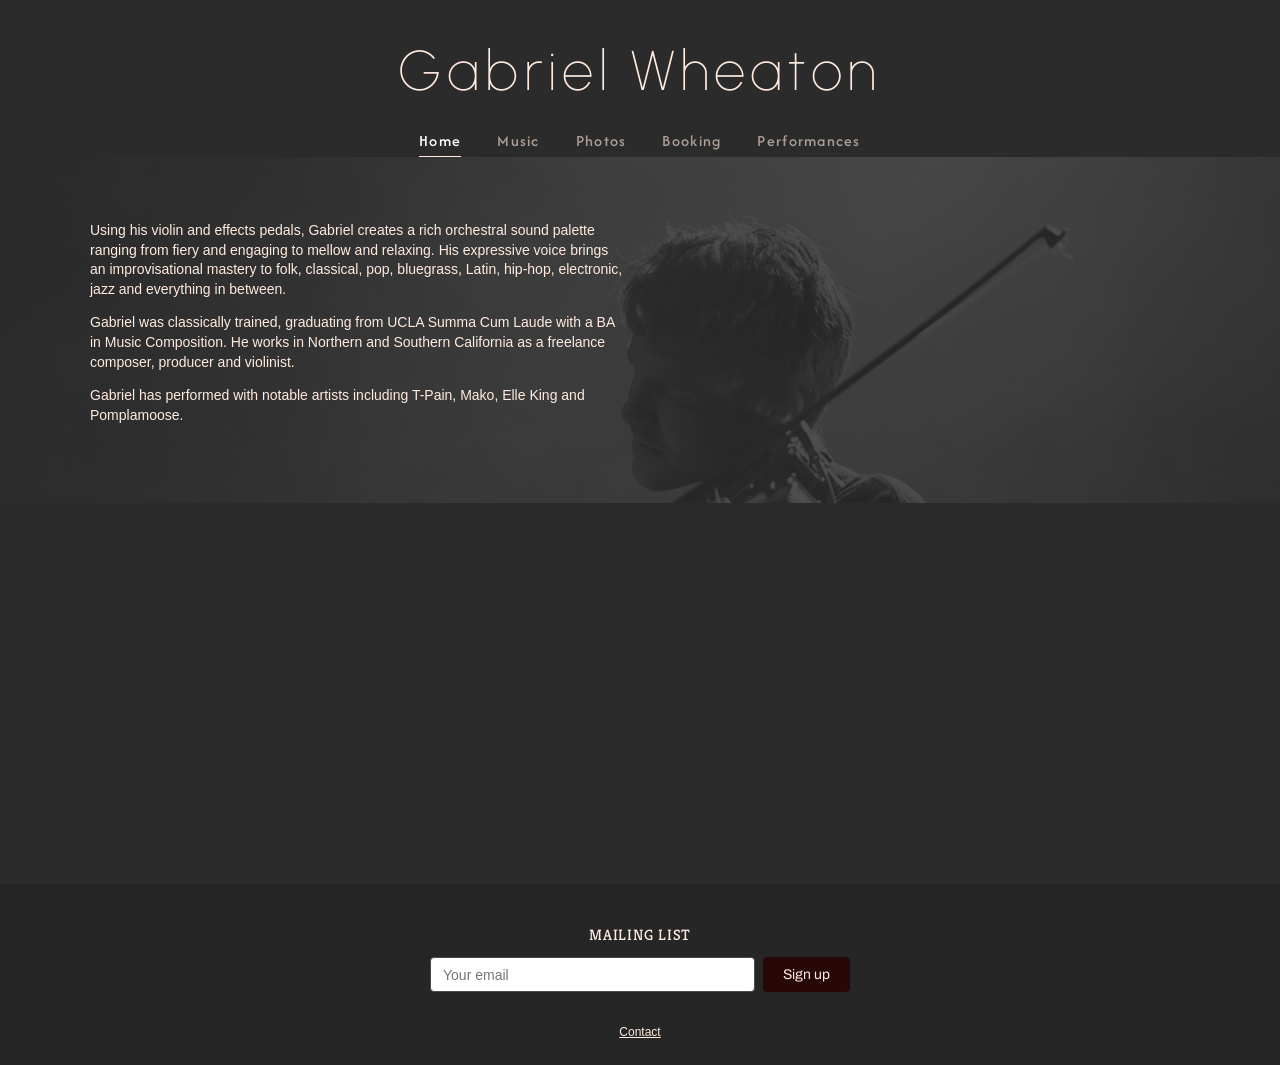
<file: index.html>
<!DOCTYPE html>
<html lang="en">
<head>
    <meta charset="UTF-8">
    <meta name="viewport" content="width=device-width, initial-scale=1.0">
    <title>Gabriel Wheaton</title>
    <link rel="preconnect" href="https://fonts.googleapis.com">
    <link rel="preconnect" href="https://fonts.gstatic.com" crossorigin>
    <link href="https://fonts.googleapis.com/css2?family=Afacad:ital,wght@0,500;1,500&family=Archivo:wght@400;700&family=Kreon&family=Urbanist:wght@100&display=swap" rel="stylesheet">
    <link rel="stylesheet" href="styles.css">
</head>
<body>
    <header class="site-header">
        <h1 class="page-title"><a href="index.html">Gabriel Wheaton</a></h1>
        <nav class="main-nav">
            <ul>
                <li class="selected"><a href="index.html">Home</a></li>
                <li><a href="music.html">Music</a></li>
                <li><a href="photos.html">Photos</a></li>
                <li><a href="booking.html">Booking</a></li>
                <li><a href="performances.html">Performances</a></li>
                
            </ul>
        </nav>
    </header>

    <main>
        <section class="section bio-section">
            <div class="section-bg" style="background-image: url('images/gabriel.jpg');"></div>
            <div class="columns">
                <div class="column">
                    <p>Using his violin and effects pedals, Gabriel creates a rich orchestral sound palette ranging from fiery and engaging to mellow and relaxing. His expressive voice brings an improvisational mastery to folk, classical, pop, bluegrass, Latin, hip-hop, electronic, jazz and everything in between.</p>
                    <p>Gabriel was classically trained, graduating from UCLA Summa Cum Laude with a BA in Music Composition. He works in Northern and Southern California as a freelance composer, producer and violinist.</p>
                    <p>Gabriel has performed with notable artists including T-Pain, Mako, Elle King and Pomplamoose.</p>
                </div>
                <div class="column"></div>
            </div>
        </section>

        <section class="section">
            <div class="columns">
                <div class="column">
                    <div class="video">
                        <iframe src="https://www.youtube.com/embed/yfX7mCHbroc?rel=0" title="Gabriel Wheaton video 1" allow="accelerometer; autoplay; encrypted-media; gyroscope; picture-in-picture" allowfullscreen loading="lazy"></iframe>
                    </div>
                </div>
                <div class="column">
                    <div class="video">
                        <iframe src="https://www.youtube.com/embed/IOgr_Uzr0VY?rel=0" title="Gabriel Wheaton video 2" allow="accelerometer; autoplay; encrypted-media; gyroscope; picture-in-picture" allowfullscreen loading="lazy"></iframe>
                    </div>
                </div>
            </div>
        </section>
    </main>

    <footer class="site-footer">
        <form class="mailing-list" action="#" onsubmit="return false;">
            <h3>Mailing List</h3>
            <div class="control">
                <input type="email" placeholder="Your email" required>
                <button type="submit" class="button">Sign up</button>
            </div>
        </form>
        <nav class="footer-nav">
            <ul>
                <li><a href="mailto:gabrielwheaton@gmail.com">Contact</a></li>
            </ul>
        </nav>
    </footer>
</body>
</html>
</file>
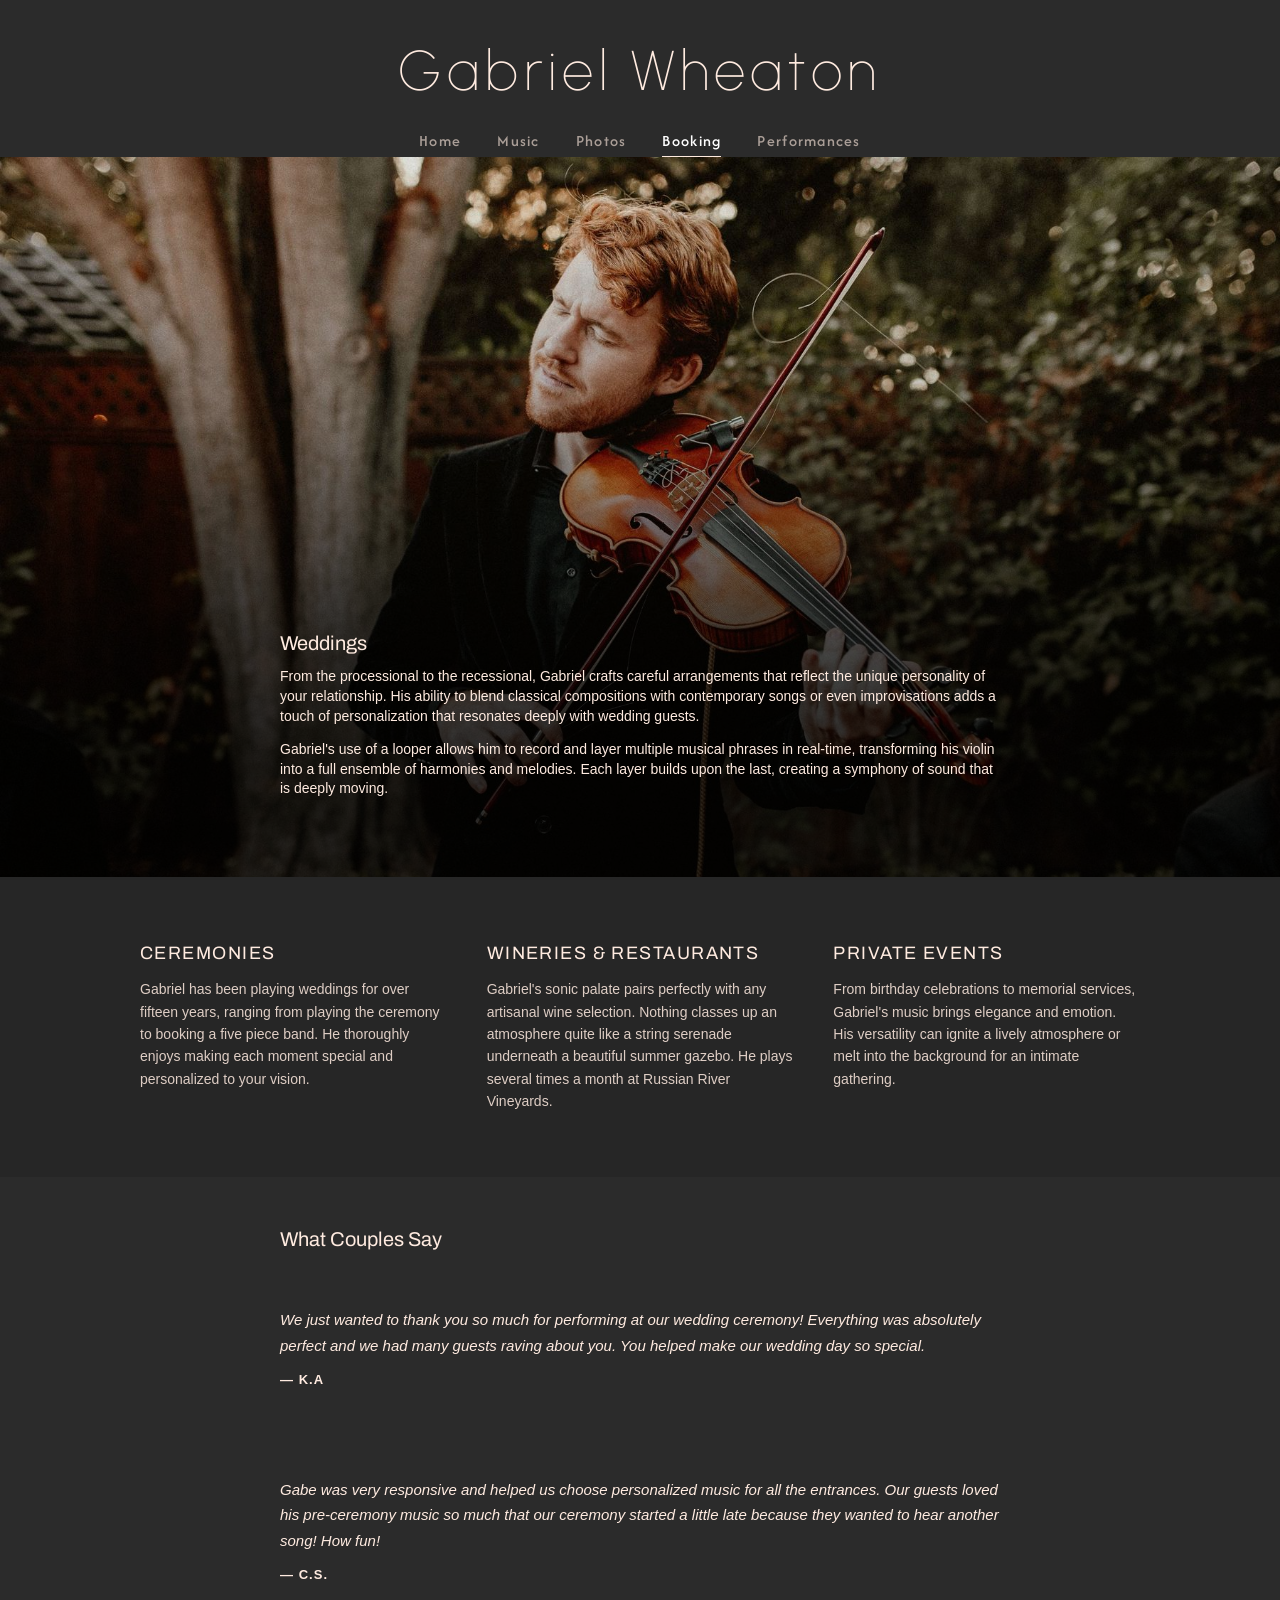
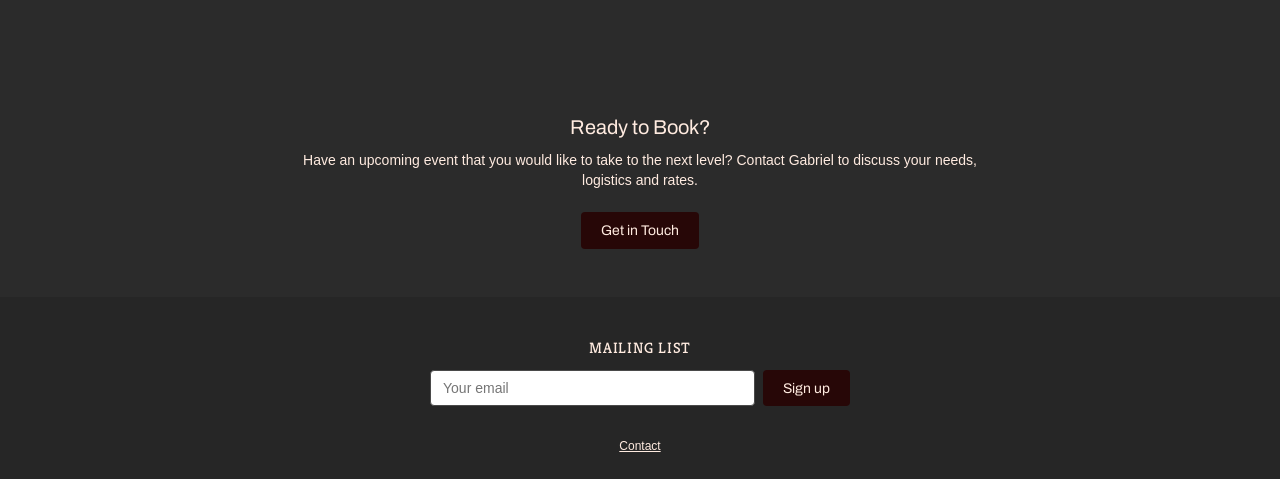
<file: booking.html>
<!DOCTYPE html>
<html lang="en">
<head>
    <meta charset="UTF-8">
    <meta name="viewport" content="width=device-width, initial-scale=1.0">
    <title>Booking | Gabriel Wheaton</title>
    <link rel="preconnect" href="https://fonts.googleapis.com">
    <link rel="preconnect" href="https://fonts.gstatic.com" crossorigin>
    <link href="https://fonts.googleapis.com/css2?family=Afacad:ital,wght@0,500;1,500&family=Archivo:wght@400;700&family=Kreon&family=Urbanist:wght@100&display=swap" rel="stylesheet">
    <link rel="stylesheet" href="styles.css">
</head>
<body>
    <header class="site-header">
        <h1 class="page-title"><a href="index.html">Gabriel Wheaton</a></h1>
        <nav class="main-nav">
            <ul>
                <li><a href="index.html">Home</a></li>
                <li><a href="music.html">Music</a></li>
                <li><a href="photos.html">Photos</a></li>
                <li class="selected"><a href="booking.html">Booking</a></li>
                <li><a href="performances.html">Performances</a></li>
            </ul>
        </nav>
    </header>

    <main>
        <section class="section weddings-hero" style="background-image: url('images/weddings.jpg');">
            <div class="narrow text">
                <h2>Weddings</h2>
                <p>From the processional to the recessional, Gabriel crafts careful arrangements that reflect the unique personality of your relationship. His ability to blend classical compositions with contemporary songs or even improvisations adds a touch of personalization that resonates deeply with wedding guests.</p>
                <p>Gabriel's use of a looper allows him to record and layer multiple musical phrases in real-time, transforming his violin into a full ensemble of harmonies and melodies. Each layer builds upon the last, creating a symphony of sound that is deeply moving.</p>
            </div>
        </section>

        <section class="section booking-services">
            <div class="services-grid">
                <div class="service-card">
                    <h3>Ceremonies</h3>
                    <p>Gabriel has been playing weddings for over fifteen years, ranging from playing the ceremony to booking a five piece band. He thoroughly enjoys making each moment special and personalized to your vision.</p>
                </div>
                <div class="service-card">
                    <h3>Wineries & Restaurants</h3>
                    <p>Gabriel's sonic palate pairs perfectly with any artisanal wine selection. Nothing classes up an atmosphere quite like a string serenade underneath a beautiful summer gazebo. He plays several times a month at Russian River Vineyards.</p>
                </div>
                <div class="service-card">
                    <h3>Private Events</h3>
                    <p>From birthday celebrations to memorial services, Gabriel's music brings elegance and emotion. His versatility can ignite a lively atmosphere or melt into the background for an intimate gathering.</p>
                </div>
            </div>
        </section>

        <section class="section booking-testimonials">
            <div class="narrow text">
                <h2>What Couples Say</h2>
                <div class="testimonials">
                    <blockquote>
                        <p>We just wanted to thank you so much for performing at our wedding ceremony! Everything was absolutely perfect and we had many guests raving about you. You helped make our wedding day so special.</p>
                        <p><strong>— K.A</strong></p>
                    </blockquote>
                    <blockquote>
                        <p>Gabe was very responsive and helped us choose personalized music for all the entrances. Our guests loved his pre-ceremony music so much that our ceremony started a little late because they wanted to hear another song! How fun!</p>
                        <p><strong>— C.S.</strong></p>
                    </blockquote>
                </div>
            </div>
        </section>

        <section class="section booking-cta">
            <div class="narrow text">
                <h2>Ready to Book?</h2>
                <p>Have an upcoming event that you would like to take to the next level? Contact Gabriel to discuss your needs, logistics and rates.</p>
                <a class="button" href="mailto:gabrielwheaton@gmail.com">Get in Touch</a>
            </div>
        </section>
    </main>

    <footer class="site-footer">
        <form class="mailing-list" action="#" onsubmit="return false;">
            <h3>Mailing List</h3>
            <div class="control">
                <input type="email" placeholder="Your email" required>
                <button type="submit" class="button">Sign up</button>
            </div>
        </form>
        <nav class="footer-nav">
            <ul>
                <li><a href="mailto:gabrielwheaton@gmail.com">Contact</a></li>
            </ul>
        </nav>
    </footer>
</body>
</html>
</file>
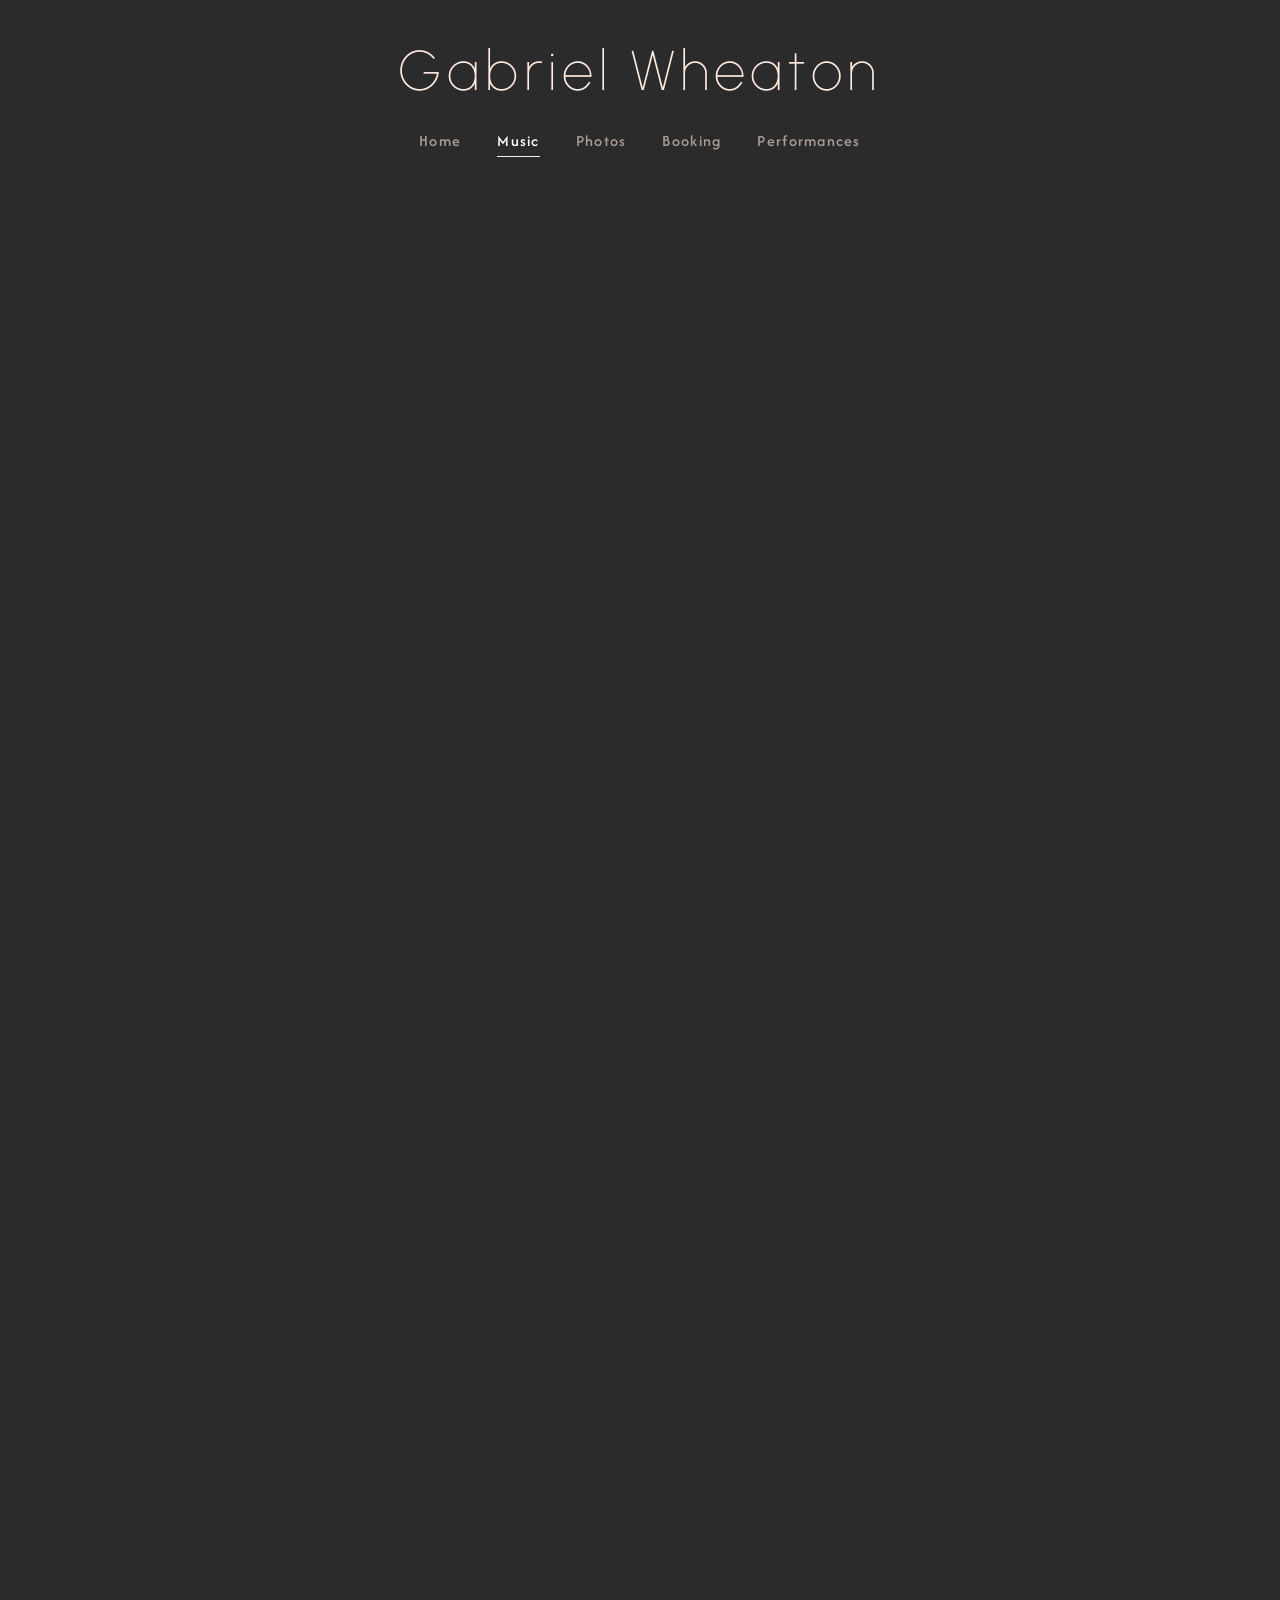
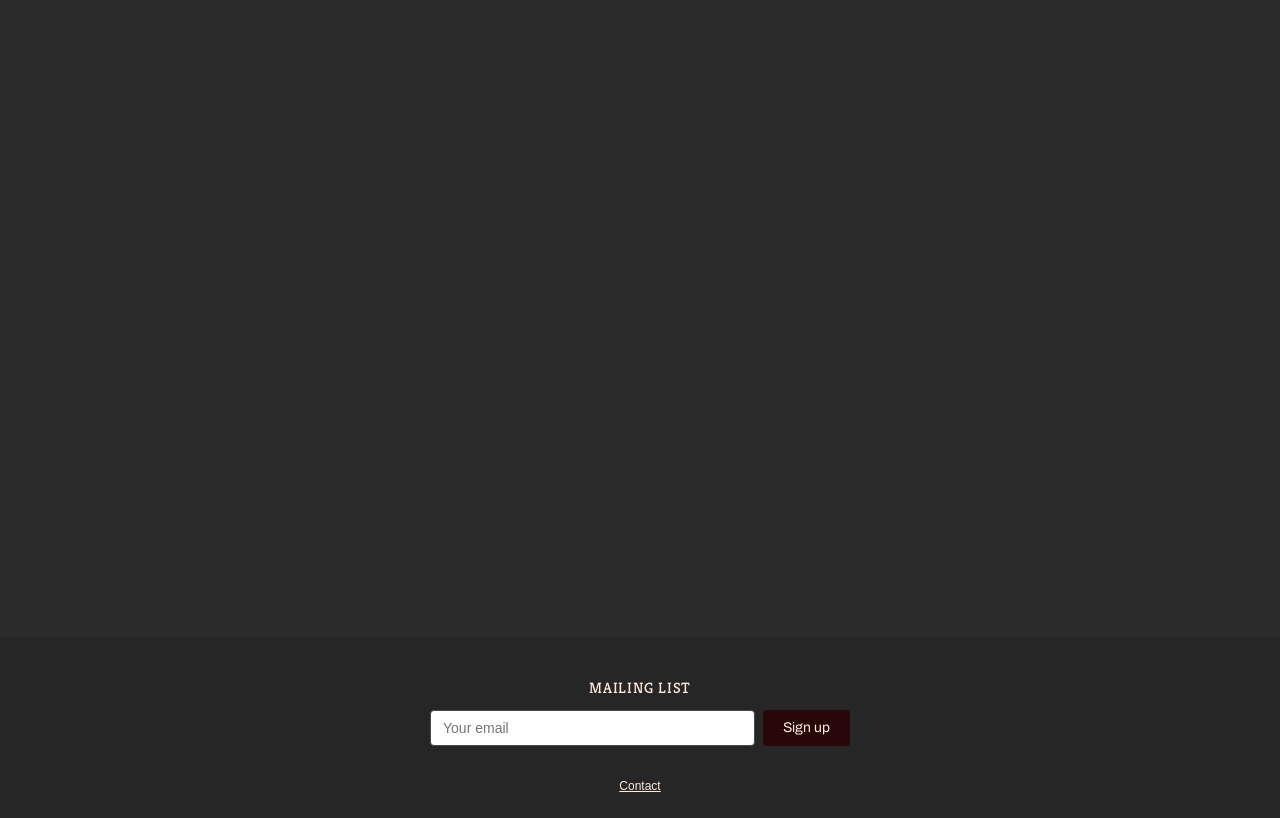
<file: music.html>
<!DOCTYPE html>
<html lang="en">
<head>
    <meta charset="UTF-8">
    <meta name="viewport" content="width=device-width, initial-scale=1.0">
    <title>Music | Gabriel Wheaton</title>
    <link rel="preconnect" href="https://fonts.googleapis.com">
    <link rel="preconnect" href="https://fonts.gstatic.com" crossorigin>
    <link href="https://fonts.googleapis.com/css2?family=Afacad:ital,wght@0,500;1,500&family=Archivo:wght@400;700&family=Kreon&family=Urbanist:wght@100&display=swap" rel="stylesheet">
    <link rel="stylesheet" href="styles.css">
</head>
<body>
    <header class="site-header">
        <h1 class="page-title"><a href="index.html">Gabriel Wheaton</a></h1>
        <nav class="main-nav">
            <ul>
                <li><a href="index.html">Home</a></li>
                <li class="selected"><a href="music.html">Music</a></li>
                <li><a href="photos.html">Photos</a></li>
                <li><a href="booking.html">Booking</a></li>
                <li><a href="performances.html">Performances</a></li>
                
            </ul>
        </nav>
    </header>

    <main>
        <section class="section">
            <div class="stack">
                <iframe class="bandcamp" src="https://bandcamp.com/EmbeddedPlayer/album=1364368585/size=large/bgcol=333333/linkcol=e99708/tracklist=false/transparent=true/" seamless title="Single Source by Gabriel Wheaton"><a href="https://gabrielwheaton.bandcamp.com/album/single-source">Single Source by Gabriel Wheaton</a></iframe>
                <iframe class="bandcamp" src="https://bandcamp.com/EmbeddedPlayer/album=2104034209/size=large/bgcol=333333/linkcol=e99708/tracklist=false/transparent=true/" seamless title="Meditation by Gabriel Wheaton"><a href="https://gabrielwheaton.bandcamp.com/album/meditation">Meditation by Gabriel Wheaton</a></iframe>
                <iframe class="bandcamp" src="https://bandcamp.com/EmbeddedPlayer/album=3997521205/size=large/bgcol=333333/linkcol=e99708/tracklist=false/transparent=true/" seamless title="Live in a Room by Gabriel Wheaton"><a href="https://gabrielwheaton.bandcamp.com/album/live-in-a-room">Live in a Room by Gabriel Wheaton</a></iframe>
                <iframe class="bandcamp" src="https://bandcamp.com/EmbeddedPlayer/album=3408456458/size=large/bgcol=333333/linkcol=e99708/tracklist=false/transparent=true/" seamless title="Sleeping Through Paradise by Soph &amp; Gabe"><a href="https://sophngabe.bandcamp.com/album/sleeping-through-paradise">Sleeping Through Paradise by Soph &amp; Gabe</a></iframe>
            </div>
        </section>
    </main>

    <footer class="site-footer">
        <form class="mailing-list" action="#" onsubmit="return false;">
            <h3>Mailing List</h3>
            <div class="control">
                <input type="email" placeholder="Your email" required>
                <button type="submit" class="button">Sign up</button>
            </div>
        </form>
        <nav class="footer-nav">
            <ul>
                <li><a href="mailto:gabrielwheaton@gmail.com">Contact</a></li>
            </ul>
        </nav>
    </footer>
</body>
</html>
</file>
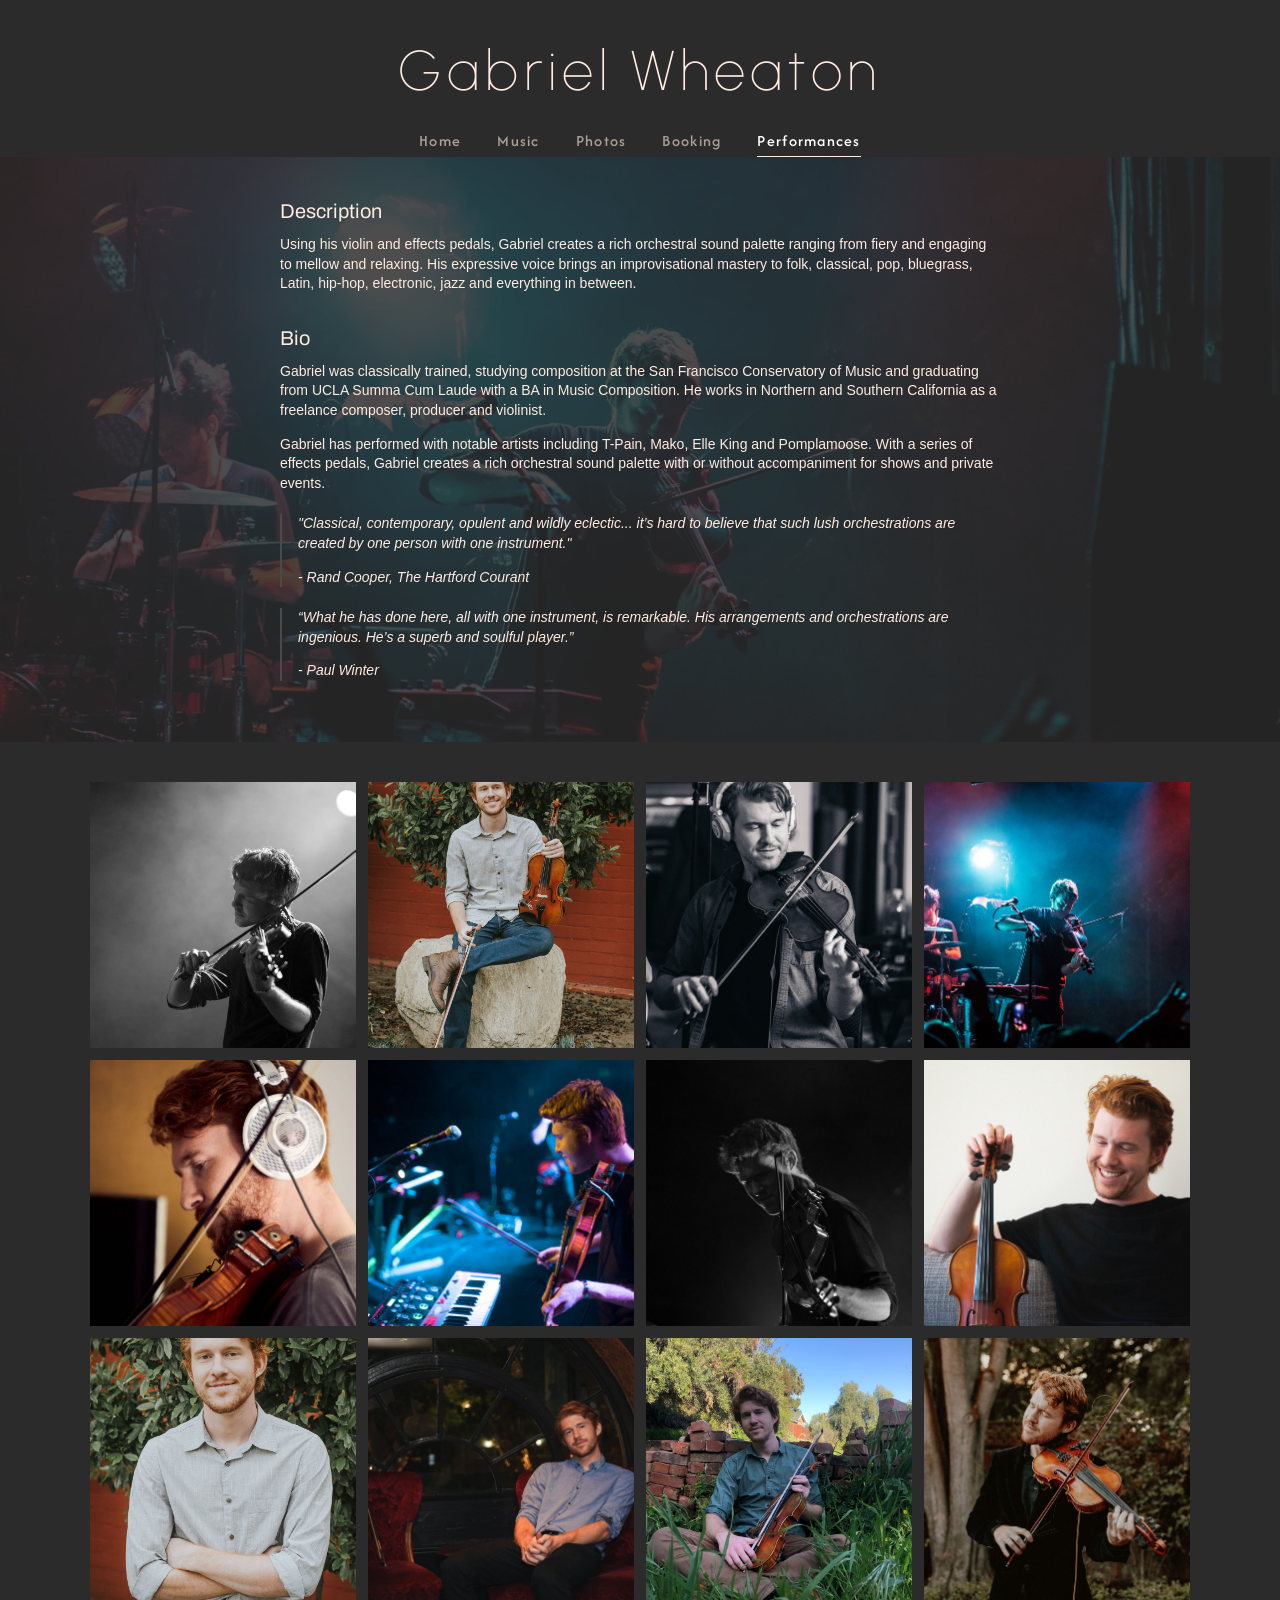
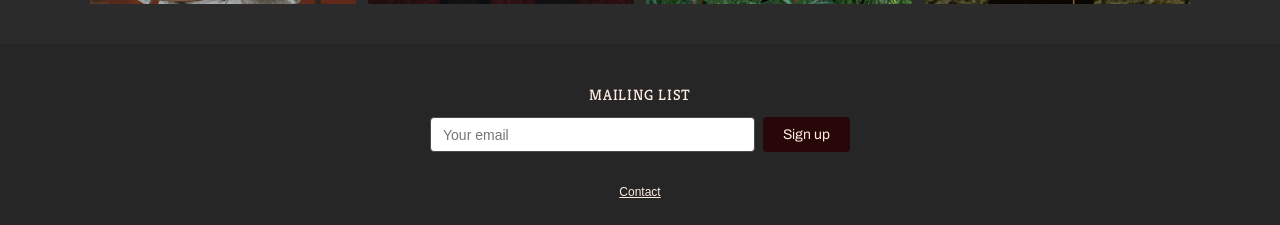
<file: performances.html>
<!DOCTYPE html>
<html lang="en">
<head>
    <meta charset="UTF-8">
    <meta name="viewport" content="width=device-width, initial-scale=1.0">
    <title>Performances | Gabriel Wheaton</title>
    <link rel="preconnect" href="https://fonts.googleapis.com">
    <link rel="preconnect" href="https://fonts.gstatic.com" crossorigin>
    <link href="https://fonts.googleapis.com/css2?family=Afacad:ital,wght@0,500;1,500&family=Archivo:wght@400;700&family=Kreon&family=Urbanist:wght@100&display=swap" rel="stylesheet">
    <link rel="stylesheet" href="styles.css">
</head>
<body>
    <header class="site-header">
        <h1 class="page-title"><a href="index.html">Gabriel Wheaton</a></h1>
        <nav class="main-nav">
            <ul>
                <li><a href="index.html">Home</a></li>
                <li><a href="music.html">Music</a></li>
                <li><a href="photos.html">Photos</a></li>
                <li><a href="booking.html">Booking</a></li>
                <li class="selected"><a href="performances.html">Performances</a></li>
                
            </ul>
        </nav>
    </header>

    <main>
        <section class="section">
            <div class="section-bg" style="background-image: url('images/performances.webp');"></div>
            <div class="narrow text">
                <h2>Description</h2>
                <p>Using his violin and effects pedals, Gabriel creates a rich orchestral sound palette ranging from fiery and engaging to mellow and relaxing. His expressive voice brings an improvisational mastery to folk, classical, pop, bluegrass, Latin, hip-hop, electronic, jazz and everything in between.</p>
                <h2>Bio</h2>
                <p>Gabriel was classically trained, studying composition at the San Francisco Conservatory of Music and graduating from UCLA Summa Cum Laude with a BA in Music Composition. He works in Northern and Southern California as a freelance composer, producer and violinist.</p>
                <p>Gabriel has performed with notable artists including T-Pain, Mako, Elle King and Pomplamoose. With a series of effects pedals, Gabriel creates a rich orchestral sound palette with or without accompaniment for shows and private events.</p>
                <blockquote>
                    <p><em>"Classical, contemporary, opulent and wildly eclectic... it&rsquo;s hard to believe that such lush orchestrations are created by one person with one instrument."</em></p>
                    <p><em>- Rand Cooper, The Hartford Courant</em></p>
                </blockquote>
                <blockquote>
                    <p><em>&ldquo;What he has done here, all with one instrument, is remarkable. His arrangements and orchestrations are ingenious. He&rsquo;s a superb and soulful player.&rdquo;</em></p>
                    <p><em>- Paul Winter</em></p>
                </blockquote>
            </div>
        </section>
        <section class="section">
            <div class="gallery">
                <a href="images/gallery/01.jpg" target="_blank"><img src="images/gallery/01.jpg" alt="Gabriel Wheaton photo 1" loading="lazy"></a>
                <a href="images/gallery/02.jpg" target="_blank"><img src="images/gallery/02.jpg" alt="Gabriel Wheaton photo 2" loading="lazy"></a>
                <a href="images/gallery/03.jpg" target="_blank"><img src="images/gallery/03.jpg" alt="Gabriel Wheaton photo 3" loading="lazy"></a>
                <a href="images/gallery/04.jpg" target="_blank"><img src="images/gallery/04.jpg" alt="Gabriel Wheaton photo 4" loading="lazy"></a>
                <a href="images/gallery/05.jpg" target="_blank"><img src="images/gallery/05.jpg" alt="Gabriel Wheaton photo 5" loading="lazy"></a>
                <a href="images/gallery/06.jpg" target="_blank"><img src="images/gallery/06.jpg" alt="Gabriel Wheaton photo 6" loading="lazy"></a>
                <a href="images/gallery/07.jpg" target="_blank"><img src="images/gallery/07.jpg" alt="Gabriel Wheaton photo 7" loading="lazy"></a>
                <a href="images/gallery/08.jpg" target="_blank"><img src="images/gallery/08.jpg" alt="Gabriel Wheaton photo 8" loading="lazy"></a>
                <a href="images/gallery/09.jpg" target="_blank"><img src="images/gallery/09.jpg" alt="Gabriel Wheaton photo 9" loading="lazy"></a>
                <a href="images/gallery/10.jpg" target="_blank"><img src="images/gallery/10.jpg" alt="Gabriel Wheaton photo 10" loading="lazy"></a>
                <a href="images/gallery/11.jpg" target="_blank"><img src="images/gallery/11.jpg" alt="Gabriel Wheaton photo 11" loading="lazy"></a>
                <a href="images/gallery/12.jpg" target="_blank"><img src="images/gallery/12.jpg" alt="Gabriel Wheaton photo 12" loading="lazy"></a>
            </div>
        </section>
    </main>

    <footer class="site-footer">
        <form class="mailing-list" action="#" onsubmit="return false;">
            <h3>Mailing List</h3>
            <div class="control">
                <input type="email" placeholder="Your email" required>
                <button type="submit" class="button">Sign up</button>
            </div>
        </form>
        <nav class="footer-nav">
            <ul>
                <li><a href="mailto:gabrielwheaton@gmail.com">Contact</a></li>
            </ul>
        </nav>
    </footer>
</body>
</html>
</file>
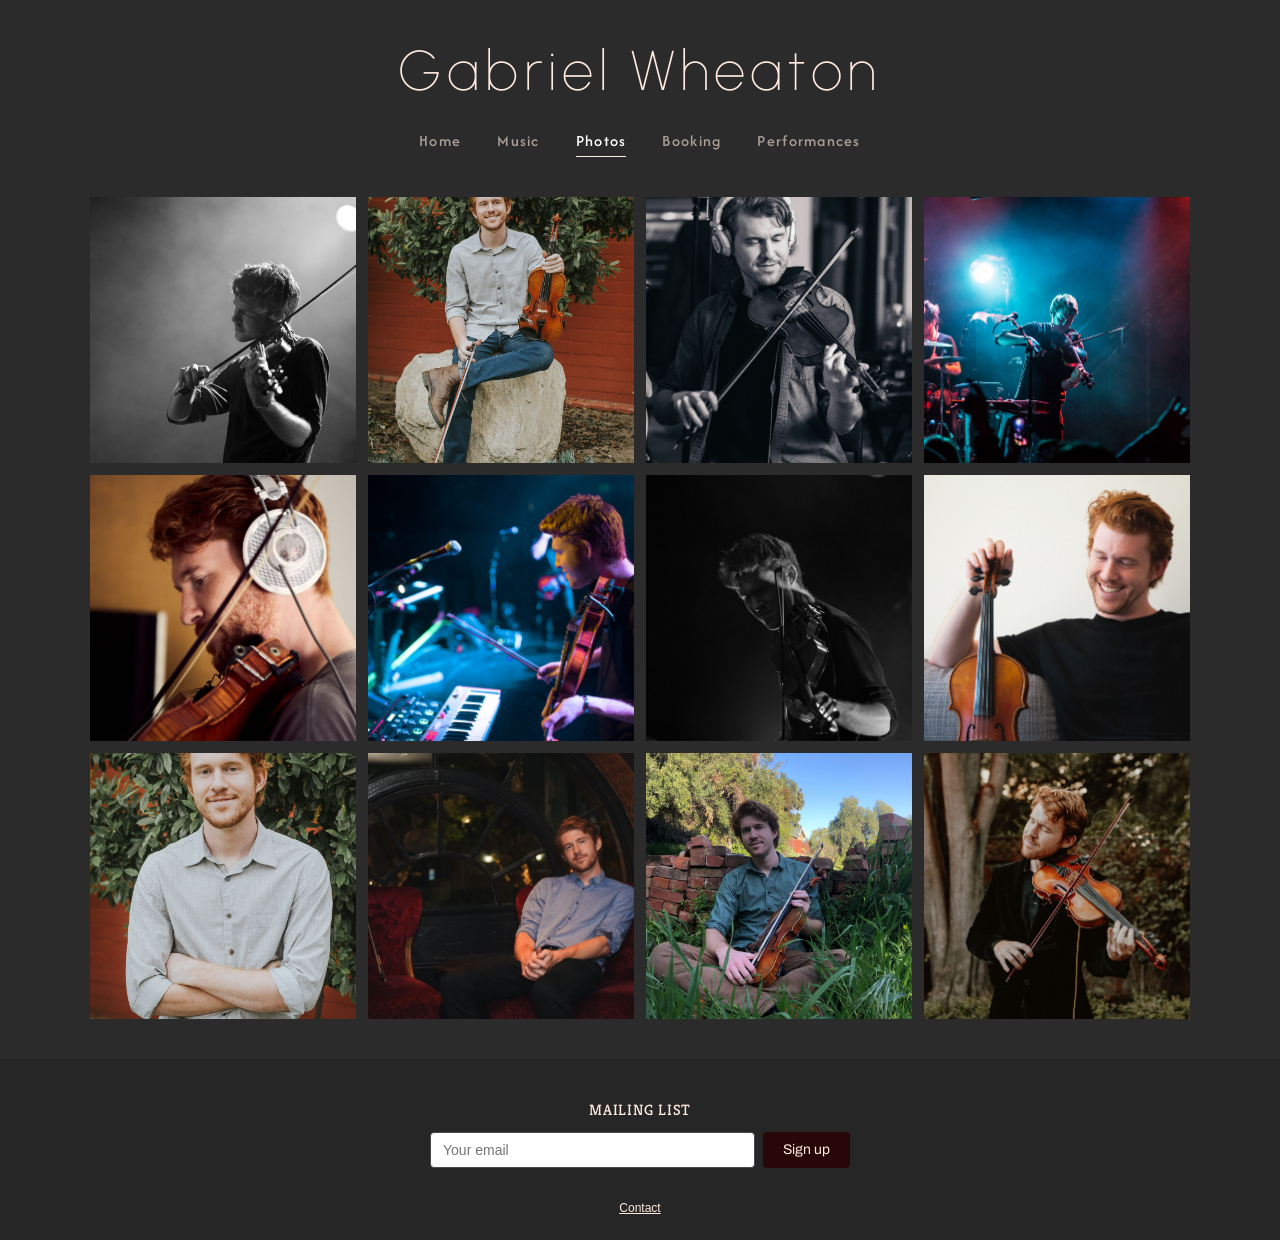
<file: photos.html>
<!DOCTYPE html>
<html lang="en">
<head>
    <meta charset="UTF-8">
    <meta name="viewport" content="width=device-width, initial-scale=1.0">
    <title>Photos | Gabriel Wheaton</title>
    <link rel="preconnect" href="https://fonts.googleapis.com">
    <link rel="preconnect" href="https://fonts.gstatic.com" crossorigin>
    <link href="https://fonts.googleapis.com/css2?family=Afacad:ital,wght@0,500;1,500&family=Archivo:wght@400;700&family=Kreon&family=Urbanist:wght@100&display=swap" rel="stylesheet">
    <link rel="stylesheet" href="styles.css">
</head>
<body>
    <header class="site-header">
        <h1 class="page-title"><a href="index.html">Gabriel Wheaton</a></h1>
        <nav class="main-nav">
            <ul>
                <li><a href="index.html">Home</a></li>
                <li><a href="music.html">Music</a></li>
                <li class="selected"><a href="photos.html">Photos</a></li>
                <li><a href="booking.html">Booking</a></li>
                <li><a href="performances.html">Performances</a></li>
                
            </ul>
        </nav>
    </header>

    <main>
        <section class="section">
            <div class="gallery">
                <a href="images/gallery/01.jpg" target="_blank"><img src="images/gallery/01.jpg" alt="Gabriel Wheaton photo 1" loading="lazy"></a>
                <a href="images/gallery/02.jpg" target="_blank"><img src="images/gallery/02.jpg" alt="Gabriel Wheaton photo 2" loading="lazy"></a>
                <a href="images/gallery/03.jpg" target="_blank"><img src="images/gallery/03.jpg" alt="Gabriel Wheaton photo 3" loading="lazy"></a>
                <a href="images/gallery/04.jpg" target="_blank"><img src="images/gallery/04.jpg" alt="Gabriel Wheaton photo 4" loading="lazy"></a>
                <a href="images/gallery/05.jpg" target="_blank"><img src="images/gallery/05.jpg" alt="Gabriel Wheaton photo 5" loading="lazy"></a>
                <a href="images/gallery/06.jpg" target="_blank"><img src="images/gallery/06.jpg" alt="Gabriel Wheaton photo 6" loading="lazy"></a>
                <a href="images/gallery/07.jpg" target="_blank"><img src="images/gallery/07.jpg" alt="Gabriel Wheaton photo 7" loading="lazy"></a>
                <a href="images/gallery/08.jpg" target="_blank"><img src="images/gallery/08.jpg" alt="Gabriel Wheaton photo 8" loading="lazy"></a>
                <a href="images/gallery/09.jpg" target="_blank"><img src="images/gallery/09.jpg" alt="Gabriel Wheaton photo 9" loading="lazy"></a>
                <a href="images/gallery/10.jpg" target="_blank"><img src="images/gallery/10.jpg" alt="Gabriel Wheaton photo 10" loading="lazy"></a>
                <a href="images/gallery/11.jpg" target="_blank"><img src="images/gallery/11.jpg" alt="Gabriel Wheaton photo 11" loading="lazy"></a>
                <a href="images/gallery/12.jpg" target="_blank"><img src="images/gallery/12.jpg" alt="Gabriel Wheaton photo 12" loading="lazy"></a>
            </div>
        </section>
    </main>

    <footer class="site-footer">
        <form class="mailing-list" action="#" onsubmit="return false;">
            <h3>Mailing List</h3>
            <div class="control">
                <input type="email" placeholder="Your email" required>
                <button type="submit" class="button">Sign up</button>
            </div>
        </form>
        <nav class="footer-nav">
            <ul>
                <li><a href="mailto:gabrielwheaton@gmail.com">Contact</a></li>
            </ul>
        </nav>
    </footer>
</body>
</html>
</file>
<file: styles.css>
:root {
    --text: hsl(21, 100%, 94%);
    --nav-hover: #fff;
    --page-bg: hsl(0, 0%, 17%);
    --section-alt-bg: hsl(0, 0%, 15%);
    --divider: hsl(0, 0%, 29%);
    --button: hsl(0, 69%, 9%);
    --button-hover: hsl(0, 34%, 34%);
}

* {
    box-sizing: border-box;
    margin: 0;
    padding: 0;
}

body {
    background: var(--page-bg);
    color: var(--text);
    font-family: Arial, Helvetica, sans-serif;
    font-size: 14px;
    line-height: 1.4;
}

a {
    color: var(--text);
}

.site-header {
    text-align: center;
    padding-top: 2.5rem;
}

.page-title {
    font-family: 'Urbanist', sans-serif;
    font-weight: 100;
    font-size: 56px;
    letter-spacing: 0.1em;
    line-height: 1.1;
    padding: 0 1rem;
}

.page-title a {
    text-decoration: none;
}

.main-nav ul {
    list-style: none;
    display: flex;
    flex-wrap: wrap;
    justify-content: center;
    gap: 0.5rem 2.25rem;
    margin: 1.5rem auto 0;
    max-width: 960px;
}

.main-nav a {
    display: inline-block;
    padding: 0.25rem 0;
    font-family: 'Afacad', sans-serif;
    font-style: normal;
    font-weight: 500;
    font-size: 16px;
    letter-spacing: 0.08em;
    text-decoration: none;
    color: rgba(255, 235, 224, 0.6);
    border-bottom: 1px solid transparent;
    transition: color 0.2s, border-color 0.2s;
}

.main-nav a:hover,
.main-nav .selected a {
    color: var(--nav-hover);
}

.main-nav .selected a {
    border-bottom-color: var(--text);
}

.section {
    position: relative;
    overflow: hidden;
    padding: 2.5rem 1.5rem;
}

.section-bg {
    position: absolute;
    inset: 0;
    background-size: cover;
    background-position: 65% center;
    background-attachment: fixed;
    opacity: 0.16;
}

.columns {
    position: relative;
    display: grid;
    grid-template-columns: 1fr 1fr;
    gap: 2rem;
    max-width: 1100px;
    margin: 0 auto;
}

.bio-section {
    padding-top: 4rem;
    padding-bottom: 4rem;
}

.bio-section p {
    margin-bottom: 1em;
}

.video {
    position: relative;
    aspect-ratio: 16 / 9;
}

.video iframe {
    position: absolute;
    inset: 0;
    width: 100%;
    height: 100%;
    border: 0;
}

.narrow {
    position: relative;
    max-width: 720px;
    margin: 0 auto;
}

.text h2 {
    font-family: 'Archivo', sans-serif;
    font-weight: 400;
    font-size: 20px;
    margin: 1.5em 0 0.5em;
}

.text h2:first-child {
    margin-top: 0;
}

.text p {
    margin-bottom: 1em;
}

.text a.button {
    display: inline-block;
    margin-top: 0.5rem;
    text-decoration: none;
}

blockquote {
    margin: 1.5em 0;
    padding-left: 1rem;
    border-left: 2px solid var(--divider);
}

.stack {
    display: flex;
    flex-direction: column;
    align-items: center;
    gap: 2.5rem;
}

.bandcamp {
    width: 350px;
    max-width: 100%;
    height: 470px;
    border: 0;
}

.square-photo {
    width: 100%;
    aspect-ratio: 1;
    object-fit: cover;
    display: block;
}

.gallery {
    display: grid;
    grid-template-columns: repeat(auto-fill, minmax(220px, 1fr));
    gap: 0.75rem;
    max-width: 1100px;
    margin: 0 auto;
}

.gallery img {
    width: 100%;
    aspect-ratio: 1;
    object-fit: cover;
    display: block;
    transition: opacity 0.2s;
}

.gallery a:hover img {
    opacity: 0.8;
}

.weddings-hero {
    min-height: 80vh;
    display: flex;
    align-items: flex-end;
    padding-bottom: 4rem;
    background-size: cover;
    background-position: center;
    box-shadow: inset 0 -60vh 60vh -20vh rgba(0, 0, 0, 0.75);
}

.booking-services {
    background: var(--section-alt-bg);
}

.services-grid {
    display: grid;
    grid-template-columns: repeat(auto-fit, minmax(280px, 1fr));
    gap: 2.5rem;
    max-width: 1000px;
    margin: 0 auto;
}

.service-card {
    padding: 1.5rem 0;
}

.service-card h3 {
    font-family: 'Archivo', sans-serif;
    font-weight: 400;
    font-size: 18px;
    margin-bottom: 0.75rem;
    text-transform: uppercase;
    letter-spacing: 0.08em;
}

.service-card p {
    font-size: 14px;
    line-height: 1.6;
    color: rgba(255, 235, 224, 0.85);
}

.booking-testimonials {
    padding-top: 3rem;
    padding-bottom: 3rem;
}

.testimonials {
    display: grid;
    gap: 2rem;
    margin-top: 2rem;
}

.testimonials blockquote {
    border: none;
    padding: 0;
    font-size: 15px;
    font-style: italic;
    line-height: 1.7;
}

.testimonials blockquote p {
    margin-bottom: 0.5rem;
}

.testimonials blockquote strong {
    font-style: normal;
    font-size: 13px;
    text-transform: uppercase;
    letter-spacing: 0.08em;
}

.booking-cta {
    text-align: center;
    padding: 3rem 1.5rem;
}

.booking-cta .button {
    margin-top: 1rem;
}

.site-footer {
    background: var(--section-alt-bg);
    padding: 2.5rem 1.5rem 1.5rem;
    text-align: center;
}

.mailing-list h3 {
    font-family: 'Kreon', serif;
    font-weight: 400;
    font-size: 15px;
    text-transform: uppercase;
    letter-spacing: 0.05em;
    margin-bottom: 0.75rem;
}

.mailing-list .control {
    display: flex;
    justify-content: center;
    gap: 0.5rem;
    max-width: 420px;
    margin: 0 auto;
}

.mailing-list input {
    flex: 1;
    min-width: 0;
    padding: 0.55rem 0.75rem;
    border: 1px solid var(--divider);
    border-radius: 4px;
    background: #fff;
    color: #222;
    font-size: 14px;
}

.button {
    padding: 0.55rem 1.25rem;
    background: var(--button);
    color: var(--text);
    border: 0;
    border-radius: 4px;
    font-family: 'Archivo', sans-serif;
    font-size: 14px;
    cursor: pointer;
    transition: background 0.2s;
}

.button:hover {
    background: var(--button-hover);
}

.footer-nav ul {
    list-style: none;
    margin-top: 2rem;
    font-size: 12px;
}

@media (max-width: 700px) {
    .page-title {
        font-size: 38px;
    }

    .main-nav ul {
        gap: 0.5rem 1.25rem;
    }

    .main-nav a {
        font-size: 14px;
    }

    .columns {
        grid-template-columns: 1fr;
    }

    .bio-section .column:empty {
        display: none;
    }

    .section-bg {
        background-attachment: scroll;
    }
}
</file>
